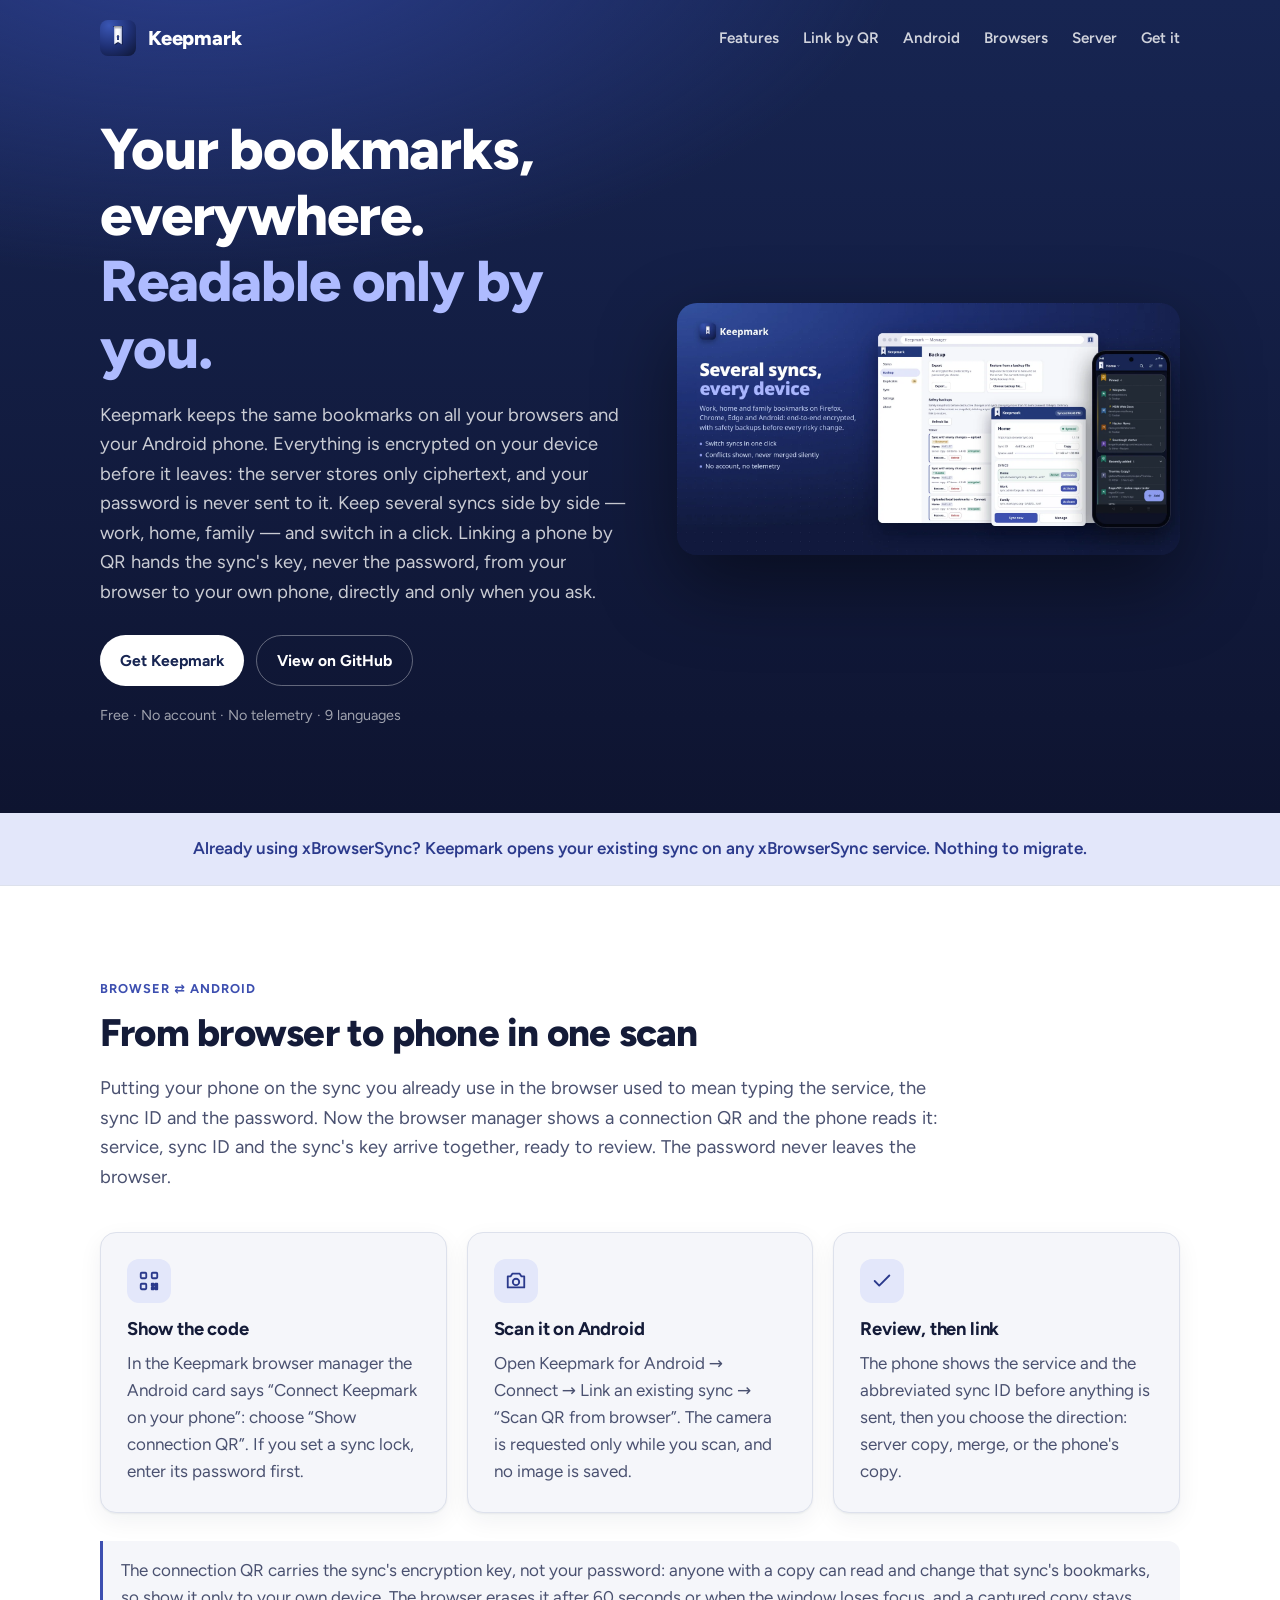
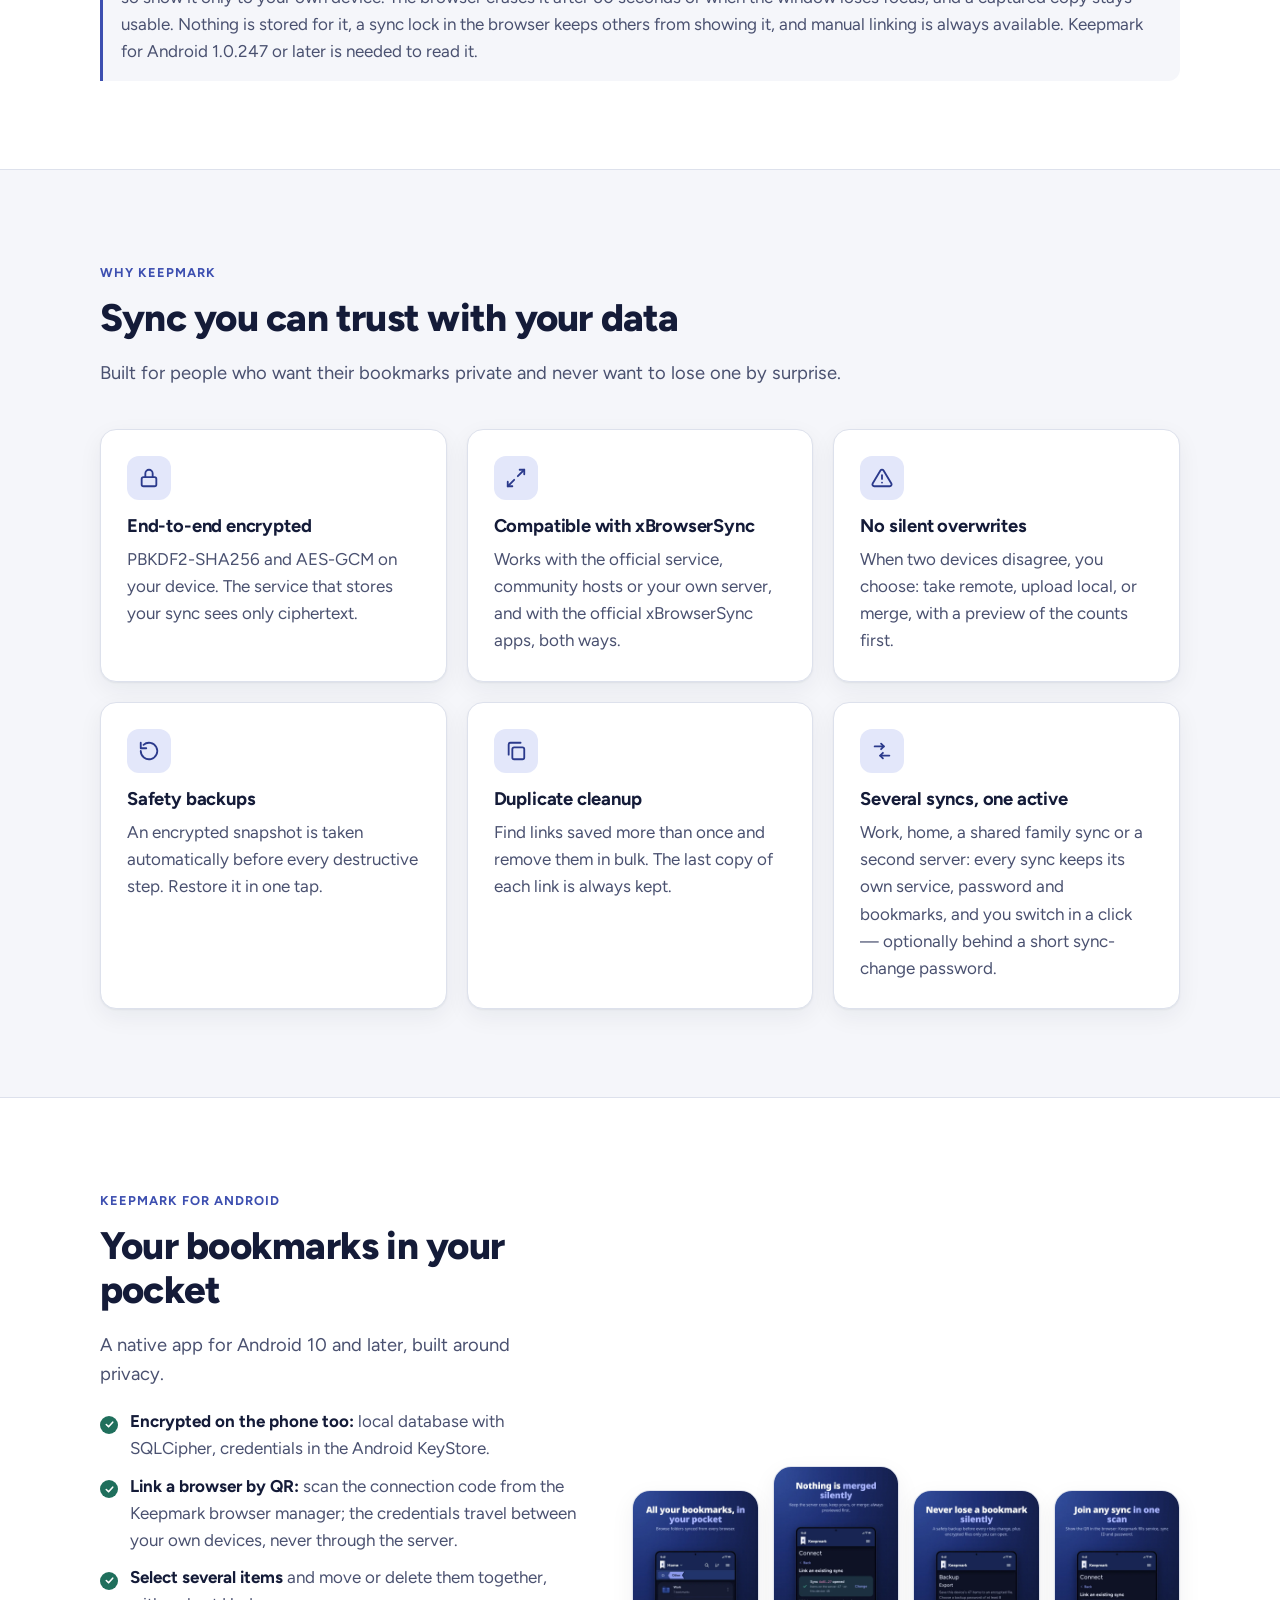
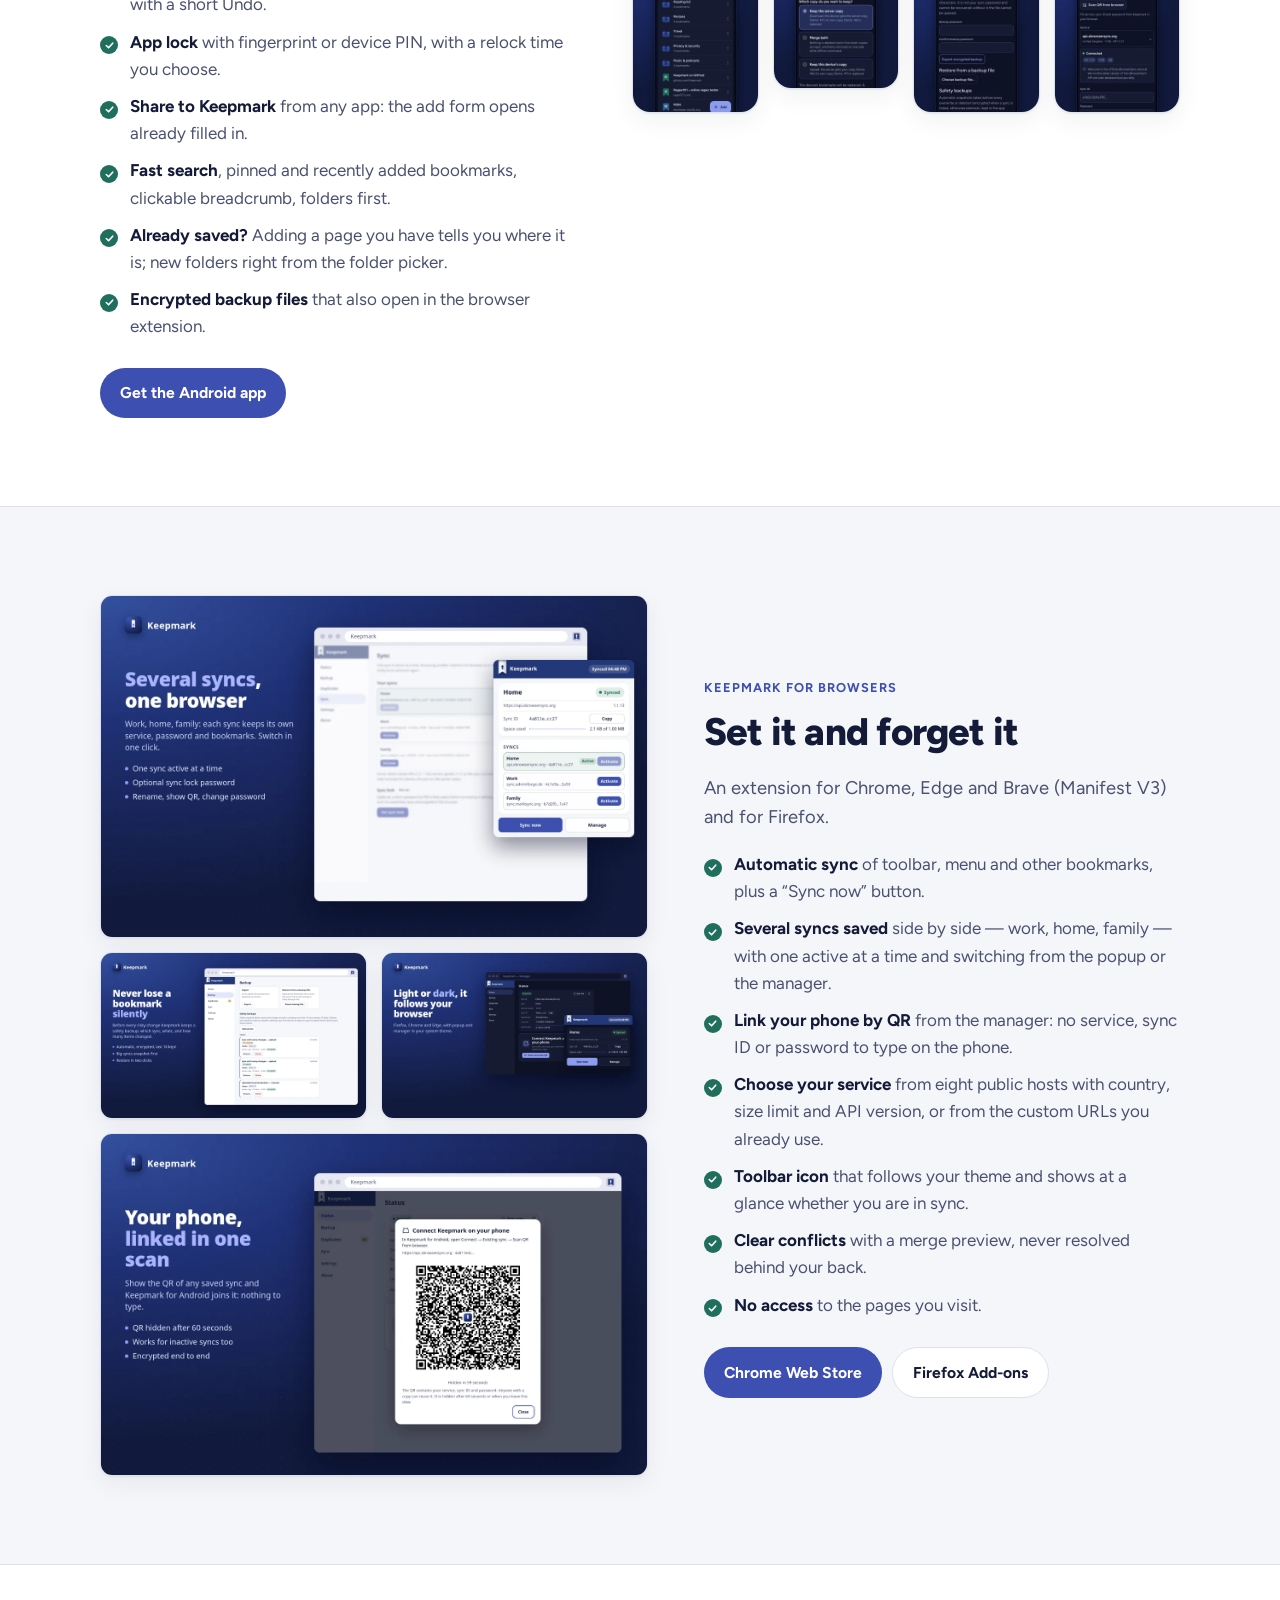
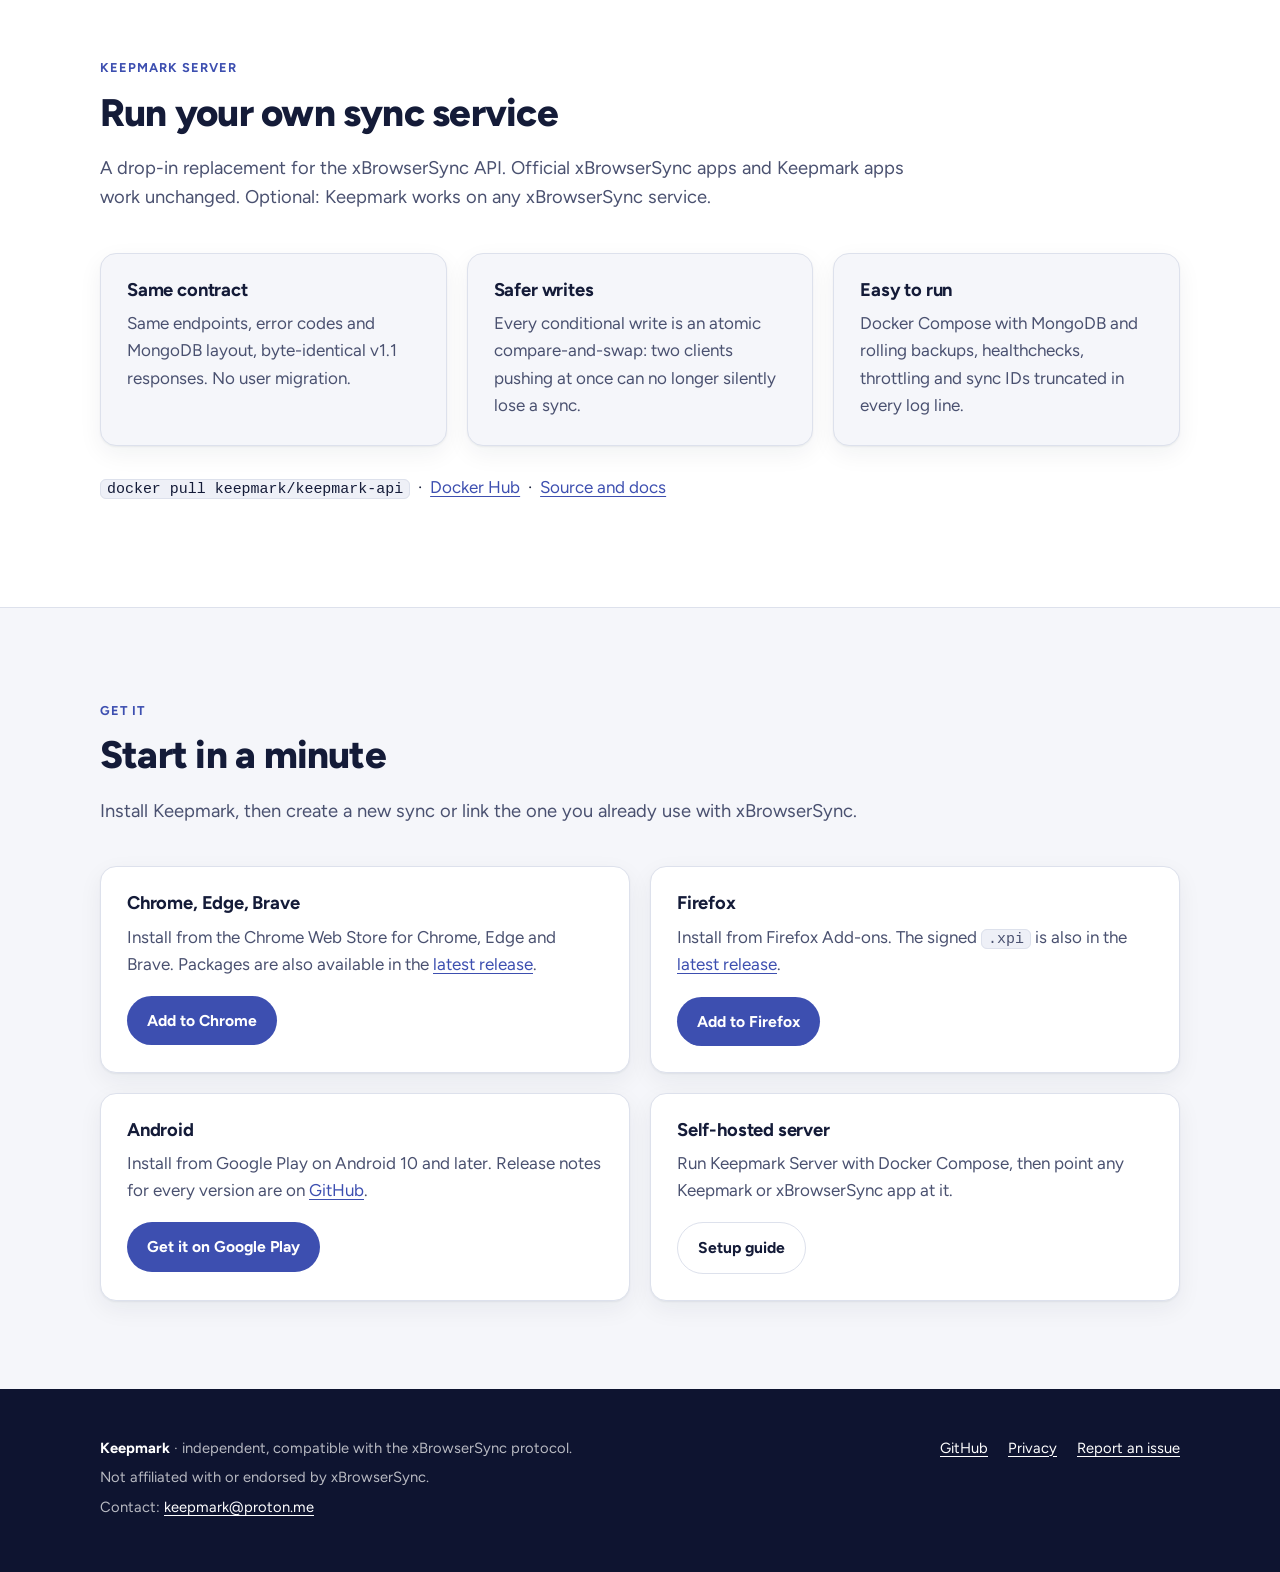
<file: index.html>
<!doctype html>
<html lang="en">
<head>
  <meta charset="utf-8" />
  <meta name="viewport" content="width=device-width, initial-scale=1" />
  <title>Keepmark – encrypted bookmark sync, compatible with xBrowserSync</title>
  <meta name="description" content="Keepmark keeps the same bookmarks on all your browsers and your Android phone, end-to-end encrypted. Works with any xBrowserSync service and the official xBrowserSync apps: nothing to migrate." />
  <meta name="theme-color" content="#172552" />
  <link rel="canonical" href="https://keepmark.github.io/" />
  <link rel="icon" href="img/icon.svg" type="image/svg+xml" />
  <link rel="icon" href="img/keepmark.png" type="image/png" />
  <link rel="apple-touch-icon" href="img/apple-touch-icon.png" />
  <link rel="preload" href="fonts/figtree-latin.woff2" as="font" type="font/woff2" crossorigin />
  <link rel="stylesheet" href="style.css" />

  <meta property="og:type" content="website" />
  <meta property="og:title" content="Keepmark – encrypted bookmark sync" />
  <meta property="og:description" content="Your bookmarks in every browser and on Android, end-to-end encrypted. Compatible with xBrowserSync: nothing to migrate." />
  <meta property="og:url" content="https://keepmark.github.io/" />
  <meta property="og:image" content="https://keepmark.github.io/img/og.jpg" />
  <meta name="twitter:card" content="summary_large_image" />
</head>
<body>

<header class="hero">
  <div class="wrap">
    <nav class="nav">
      <a class="brand" href="./"><img src="img/icon.svg" alt="" width="36" height="36" />Keepmark</a>
      <div class="nav-links">
        <a href="#features">Features</a>
        <a href="#qr">Link by QR</a>
        <a href="#android">Android</a>
        <a href="#browsers">Browsers</a>
        <a href="#server">Server</a>
        <a href="#get">Get it</a>
      </div>
    </nav>

    <div class="hero-body">
      <div>
        <h1>Your bookmarks, everywhere. <em>Readable only by you.</em></h1>
        <p class="lead">
          Keepmark keeps the same bookmarks on all your browsers and your Android
          phone. Everything is encrypted on your device before it leaves: the
          server stores only ciphertext, and your password is never sent to it.
          Keep several syncs side by side — work, home, family — and switch in a
          click. Linking a phone by QR hands the sync's key, never the password,
          from your browser to your own phone, directly and only when you ask.
        </p>
        <div class="cta">
          <a class="btn btn-primary" href="#get">Get Keepmark</a>
          <a class="btn btn-ghost" href="https://github.com/Keepmark">View on GitHub</a>
        </div>
        <p class="hero-note">Free · No account · No telemetry · 9 languages</p>
      </div>
      <div class="hero-art">
        <img src="img/ecosystem.webp" width="1600" height="800"
             alt="Keepmark in a browser and on an Android phone, showing the same bookmarks" />
      </div>
    </div>
  </div>
</header>

<div class="compat">
  <div class="wrap">
    <p>Already using xBrowserSync? Keepmark opens your existing sync on any xBrowserSync service. Nothing to migrate.</p>
  </div>
</div>

<section id="qr" class="alt">
  <div class="wrap">
    <div class="section-head">
      <span class="eyebrow">Browser ⇄ Android</span>
      <h2>From browser to phone in one scan</h2>
      <p class="lead">Putting your phone on the sync you already use in the browser used to mean typing the service, the sync ID and the password. Now the browser manager shows a connection QR and the phone reads it: service, sync ID and the sync's key arrive together, ready to review. The password never leaves the browser.</p>
    </div>

    <div class="grid grid-3">
      <div class="card">
        <div class="ico"><svg viewBox="0 0 24 24" fill="none" stroke="currentColor" stroke-width="2" stroke-linecap="round" stroke-linejoin="round"><rect x="3" y="3" width="6" height="6" rx="1"/><rect x="15" y="3" width="6" height="6" rx="1"/><rect x="3" y="15" width="6" height="6" rx="1"/><path d="M15 15h2v2h-2zM19 15h2v6h-2zM15 19h2v2h-2z"/></svg></div>
        <h3>Show the code</h3>
        <p>In the Keepmark browser manager the Android card says “Connect Keepmark on your phone”: choose “Show connection QR”. If you set a sync lock, enter its password first.</p>
      </div>
      <div class="card">
        <div class="ico"><svg viewBox="0 0 24 24" fill="none" stroke="currentColor" stroke-width="2" stroke-linecap="round" stroke-linejoin="round"><path d="M3 7h3l2-3h8l2 3h3v12H3z"/><circle cx="12" cy="13" r="3.5"/></svg></div>
        <h3>Scan it on Android</h3>
        <p>Open Keepmark for Android → Connect → Link an existing sync → “Scan QR from browser”. The camera is requested only while you scan, and no image is saved.</p>
      </div>
      <div class="card">
        <div class="ico"><svg viewBox="0 0 24 24" fill="none" stroke="currentColor" stroke-width="2" stroke-linecap="round" stroke-linejoin="round"><path d="M20 6 9 17l-5-5"/></svg></div>
        <h3>Review, then link</h3>
        <p>The phone shows the service and the abbreviated sync ID before anything is sent, then you choose the direction: server copy, merge, or the phone's copy.</p>
      </div>
    </div>

    <p class="note">The connection QR carries the sync's encryption key, not your password: anyone with a copy can read and change that sync's bookmarks, so show it only to your own device. The browser erases it after 60 seconds or when the window loses focus, and a captured copy stays usable. Nothing is stored for it, a sync lock in the browser keeps others from showing it, and manual linking is always available. Keepmark for Android 1.0.247 or later is needed to read it.</p>
  </div>
</section>

<section id="features">
  <div class="wrap">
    <div class="section-head">
      <span class="eyebrow">Why Keepmark</span>
      <h2>Sync you can trust with your data</h2>
      <p class="lead">Built for people who want their bookmarks private and never want to lose one by surprise.</p>
    </div>

    <div class="grid grid-3">
      <div class="card">
        <div class="ico"><svg viewBox="0 0 24 24" fill="none" stroke="currentColor" stroke-width="2" stroke-linecap="round" stroke-linejoin="round"><rect x="4" y="11" width="16" height="10" rx="2"/><path d="M8 11V7a4 4 0 0 1 8 0v4"/></svg></div>
        <h3>End-to-end encrypted</h3>
        <p>PBKDF2-SHA256 and AES-GCM on your device. The service that stores your sync sees only ciphertext.</p>
      </div>
      <div class="card">
        <div class="ico"><svg viewBox="0 0 24 24" fill="none" stroke="currentColor" stroke-width="2" stroke-linecap="round" stroke-linejoin="round"><path d="M16 3h5v5"/><path d="M21 3l-7 7"/><path d="M8 21H3v-5"/><path d="M3 21l7-7"/></svg></div>
        <h3>Compatible with xBrowserSync</h3>
        <p>Works with the official service, community hosts or your own server, and with the official xBrowserSync apps, both ways.</p>
      </div>
      <div class="card">
        <div class="ico"><svg viewBox="0 0 24 24" fill="none" stroke="currentColor" stroke-width="2" stroke-linecap="round" stroke-linejoin="round"><path d="M12 9v4"/><path d="M12 17h.01"/><path d="M10.3 3.9L1.8 18a2 2 0 0 0 1.7 3h17a2 2 0 0 0 1.7-3L13.7 3.9a2 2 0 0 0-3.4 0z"/></svg></div>
        <h3>No silent overwrites</h3>
        <p>When two devices disagree, you choose: take remote, upload local, or merge, with a preview of the counts first.</p>
      </div>
      <div class="card">
        <div class="ico"><svg viewBox="0 0 24 24" fill="none" stroke="currentColor" stroke-width="2" stroke-linecap="round" stroke-linejoin="round"><path d="M3 12a9 9 0 1 0 3-6.7"/><path d="M3 3v6h6"/></svg></div>
        <h3>Safety backups</h3>
        <p>An encrypted snapshot is taken automatically before every destructive step. Restore it in one tap.</p>
      </div>
      <div class="card">
        <div class="ico"><svg viewBox="0 0 24 24" fill="none" stroke="currentColor" stroke-width="2" stroke-linecap="round" stroke-linejoin="round"><rect x="8" y="8" width="13" height="13" rx="2"/><path d="M4 16V5a2 2 0 0 1 2-2h11"/></svg></div>
        <h3>Duplicate cleanup</h3>
        <p>Find links saved more than once and remove them in bulk. The last copy of each link is always kept.</p>
      </div>
      <div class="card">
        <div class="ico"><svg viewBox="0 0 24 24" fill="none" stroke="currentColor" stroke-width="2" stroke-linecap="round" stroke-linejoin="round"><path d="M4 7h10"/><path d="M11 4l3 3-3 3"/><path d="M20 17H10"/><path d="M13 14l-3 3 3 3"/></svg></div>
        <h3>Several syncs, one active</h3>
        <p>Work, home, a shared family sync or a second server: every sync keeps its own service, password and bookmarks, and you switch in a click — optionally behind a short sync-change password.</p>
      </div>
    </div>
  </div>
</section>

<section id="android" class="alt">
  <div class="wrap product">
    <div class="product-text">
      <span class="eyebrow">Keepmark for Android</span>
      <h2>Your bookmarks in your pocket</h2>
      <p class="lead">A native app for Android 10 and later, built around privacy.</p>
      <ul class="checks">
        <li><strong>Encrypted on the phone too:</strong> local database with SQLCipher, credentials in the Android KeyStore.</li>
        <li><strong>Link a browser by QR:</strong> scan the connection code from the Keepmark browser manager; the credentials travel between your own devices, never through the server.</li>
        <li><strong>Select several items</strong> and move or delete them together, with a short Undo.</li>
        <li><strong>App lock</strong> with fingerprint or device PIN, with a relock time you choose.</li>
        <li><strong>Share to Keepmark</strong> from any app: the add form opens already filled in.</li>
        <li><strong>Fast search</strong>, pinned and recently added bookmarks, clickable breadcrumb, folders first.</li>
        <li><strong>Already saved?</strong> Adding a page you have tells you where it is; new folders right from the folder picker.</li>
        <li><strong>Encrypted backup files</strong> that also open in the browser extension.</li>
      </ul>
      <div class="links">
        <a class="btn btn-solid" href="#get-android">Get the Android app</a>
      </div>
    </div>
    <div class="phones">
      <img src="img/android-01-browse.webp" width="540" height="960" alt="Browsing bookmark folders" loading="lazy" />
      <img src="img/android-03-connect.webp" width="540" height="960" alt="Connecting a sync" loading="lazy" />
      <img src="img/android-05-backup.webp" width="540" height="960" alt="Encrypted backups" loading="lazy" />
      <img src="img/android-08-qr.webp" width="540" height="960" alt="Scanning the connection QR from the browser" loading="lazy" />
    </div>
  </div>
</section>

<section id="browsers">
  <div class="wrap product reverse">
    <div class="product-text">
      <span class="eyebrow">Keepmark for browsers</span>
      <h2>Set it and forget it</h2>
      <p class="lead">An extension for Chrome, Edge and Brave (Manifest V3) and for Firefox.</p>
      <ul class="checks">
        <li><strong>Automatic sync</strong> of toolbar, menu and other bookmarks, plus a “Sync now” button.</li>
        <li><strong>Several syncs saved</strong> side by side — work, home, family — with one active at a time and switching from the popup or the manager.</li>
        <li><strong>Link your phone by QR</strong> from the manager: no service, sync ID or password to type on the phone.</li>
        <li><strong>Choose your service</strong> from eight public hosts with country, size limit and API version, or from the custom URLs you already use.</li>
        <li><strong>Toolbar icon</strong> that follows your theme and shows at a glance whether you are in sync.</li>
        <li><strong>Clear conflicts</strong> with a merge preview, never resolved behind your back.</li>
        <li><strong>No access</strong> to the pages you visit.</li>
      </ul>
      <div class="links">
        <a class="btn btn-solid" href="https://chromewebstore.google.com/detail/jaaekkbgpeiikepahjelfbkfgpjphbhb">Chrome Web Store</a>
        <a class="btn btn-line" href="https://addons.mozilla.org/en-US/firefox/addon/keepmark/">Firefox Add-ons</a>
      </div>
    </div>
    <div class="shots">
      <img src="img/browser-01-syncs.webp" width="1280" height="800" alt="Several saved syncs in one browser: Home active, Work and Family one click away" loading="lazy" />
      <div class="pair">
        <img src="img/browser-02-safety.webp" width="1280" height="800" alt="Safety backups grouped by day, with sync name and change counts" loading="lazy" />
        <img src="img/browser-07-dark.webp" width="1280" height="800" alt="Dark theme" loading="lazy" />
      </div>
      <img src="img/browser-05-phone.webp" width="1280" height="800" alt="Connection QR for linking the phone from the manager" loading="lazy" />
    </div>
  </div>
</section>

<section id="server" class="alt">
  <div class="wrap">
    <div class="section-head">
      <span class="eyebrow">Keepmark Server</span>
      <h2>Run your own sync service</h2>
      <p class="lead">
        A drop-in replacement for the xBrowserSync API. Official xBrowserSync apps and
        Keepmark apps work unchanged. Optional: Keepmark works on any xBrowserSync service.
      </p>
    </div>
    <div class="grid grid-3">
      <div class="card">
        <h3>Same contract</h3>
        <p>Same endpoints, error codes and MongoDB layout, byte-identical v1.1 responses. No user migration.</p>
      </div>
      <div class="card">
        <h3>Safer writes</h3>
        <p>Every conditional write is an atomic compare-and-swap: two clients pushing at once can no longer silently lose a sync.</p>
      </div>
      <div class="card">
        <h3>Easy to run</h3>
        <p>Docker Compose with MongoDB and rolling backups, healthchecks, throttling and sync IDs truncated in every log line.</p>
      </div>
    </div>
    <p style="margin-top:28px">
      <code>docker pull keepmark/keepmark-api</code>
      &nbsp;·&nbsp; <a href="https://hub.docker.com/r/keepmark/keepmark-api">Docker Hub</a>
      &nbsp;·&nbsp; <a href="https://github.com/Keepmark/KeepmarkApi">Source and docs</a>
    </p>
  </div>
</section>

<section id="get" class="get">
  <div class="wrap">
    <div class="section-head">
      <span class="eyebrow">Get it</span>
      <h2>Start in a minute</h2>
      <p class="lead">Install Keepmark, then create a new sync or link the one you already use with xBrowserSync.</p>
    </div>
    <div class="grid grid-2">
      <div class="card">
        <h3>Chrome, Edge, Brave</h3>
        <p>Install from the Chrome Web Store for Chrome, Edge and Brave. Packages are also available in the <a href="https://github.com/Keepmark/KeepmarkApp/releases/latest">latest release</a>.</p>
        <a class="btn btn-solid" href="https://chromewebstore.google.com/detail/jaaekkbgpeiikepahjelfbkfgpjphbhb">Add to Chrome</a>
      </div>
      <div class="card">
        <h3>Firefox</h3>
        <p>Install from Firefox Add-ons. The signed <code>.xpi</code> is also in the <a href="https://github.com/Keepmark/KeepmarkApp/releases/latest">latest release</a>.</p>
        <a class="btn btn-solid" href="https://addons.mozilla.org/en-US/firefox/addon/keepmark/">Add to Firefox</a>
      </div>
      <div class="card" id="get-android">
        <h3>Android</h3>
        <p>Install from Google Play on Android 10 and later. Release notes for every version are on <a href="https://github.com/Keepmark/KeepmarkMobile/releases">GitHub</a>.</p>
        <a class="btn btn-solid" href="https://play.google.com/store/apps/details?id=com.keepmark.mobile">Get it on Google Play</a>
      </div>
      <div class="card">
        <h3>Self-hosted server</h3>
        <p>Run Keepmark Server with Docker Compose, then point any Keepmark or xBrowserSync app at it.</p>
        <a class="btn btn-line" href="https://github.com/Keepmark/KeepmarkApi">Setup guide</a>
      </div>
    </div>
  </div>
</section>

<footer>
  <div class="wrap foot">
    <div>
      <p><strong style="color:#fff">Keepmark</strong> · independent, compatible with the xBrowserSync protocol.</p>
      <p>Not affiliated with or endorsed by xBrowserSync.</p>
      <p>Contact: <a href="mailto:keepmark@proton.me">keepmark@proton.me</a></p>
    </div>
    <div class="foot-links">
      <a href="https://github.com/Keepmark">GitHub</a>
      <a href="privacy.html">Privacy</a>
      <a href="https://github.com/Keepmark/KeepmarkMobile/issues">Report an issue</a>
    </div>
  </div>
</footer>

</body>
</html>
</file>
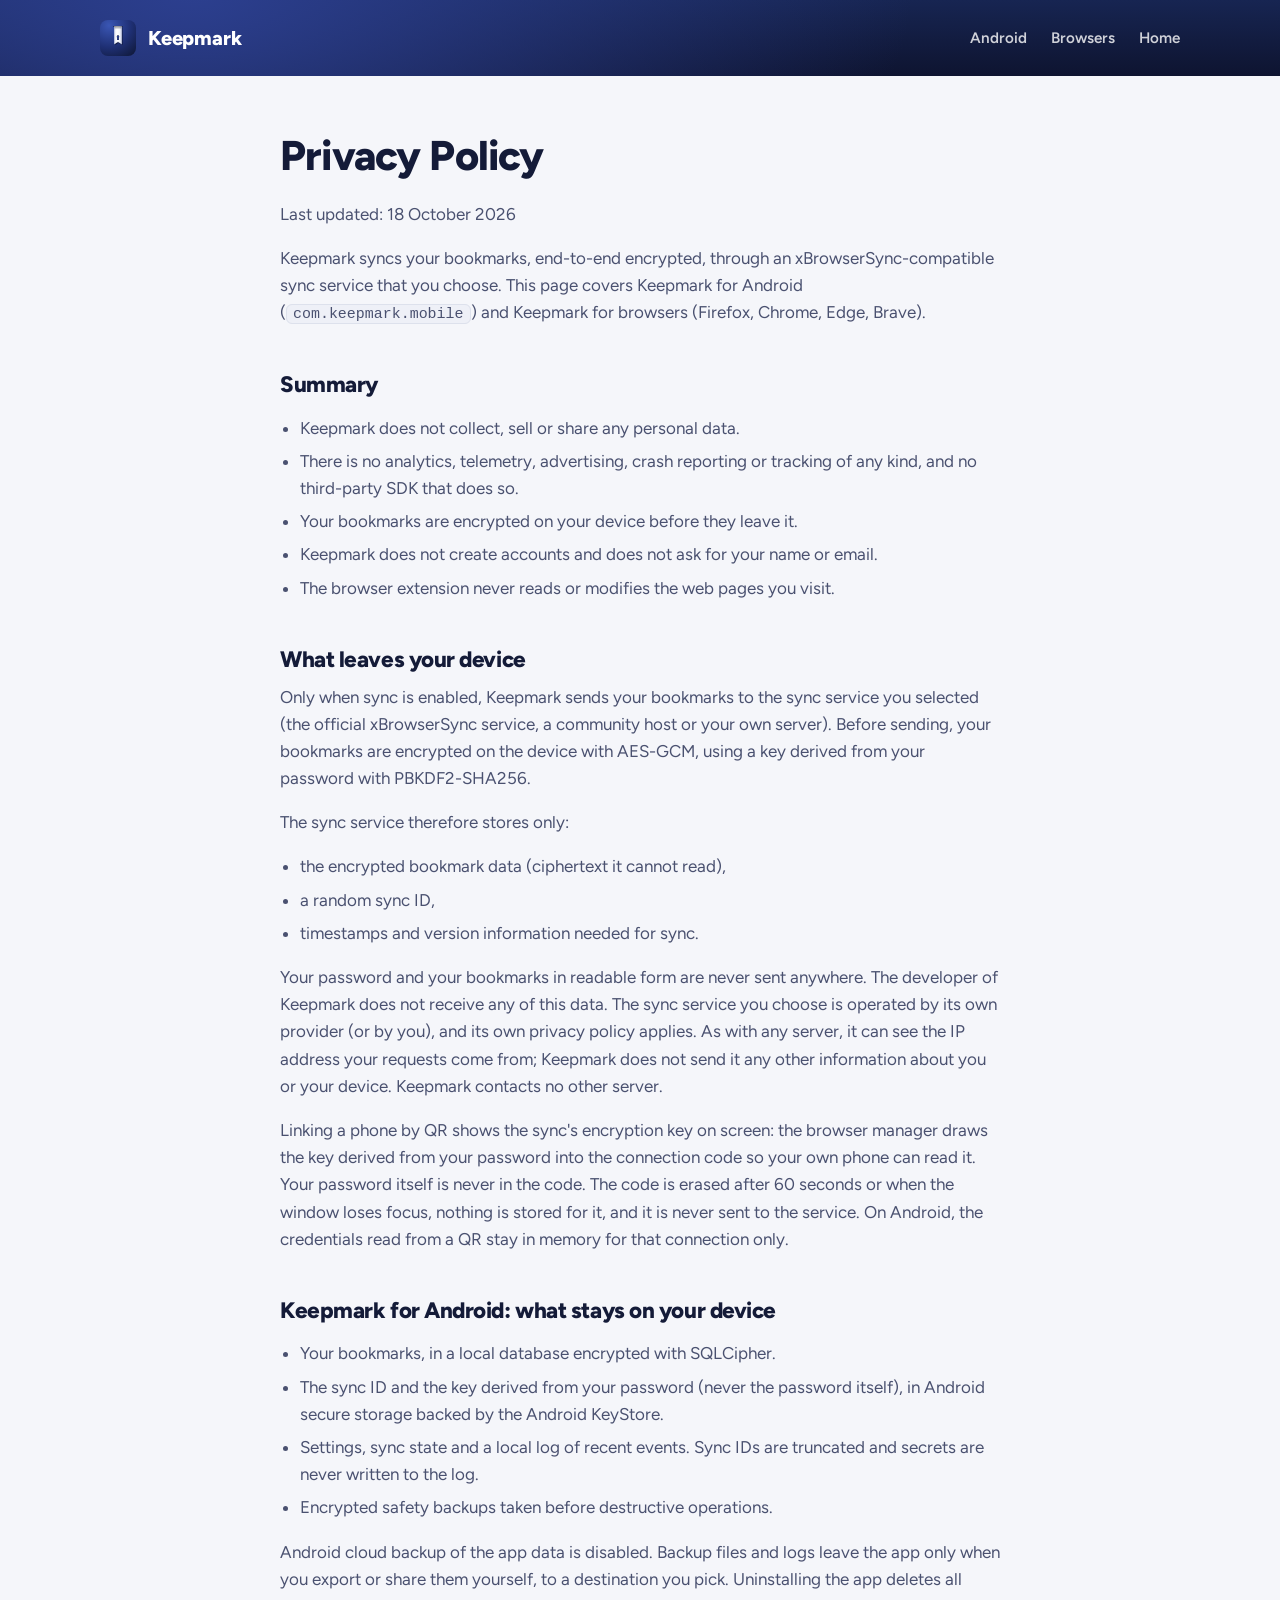
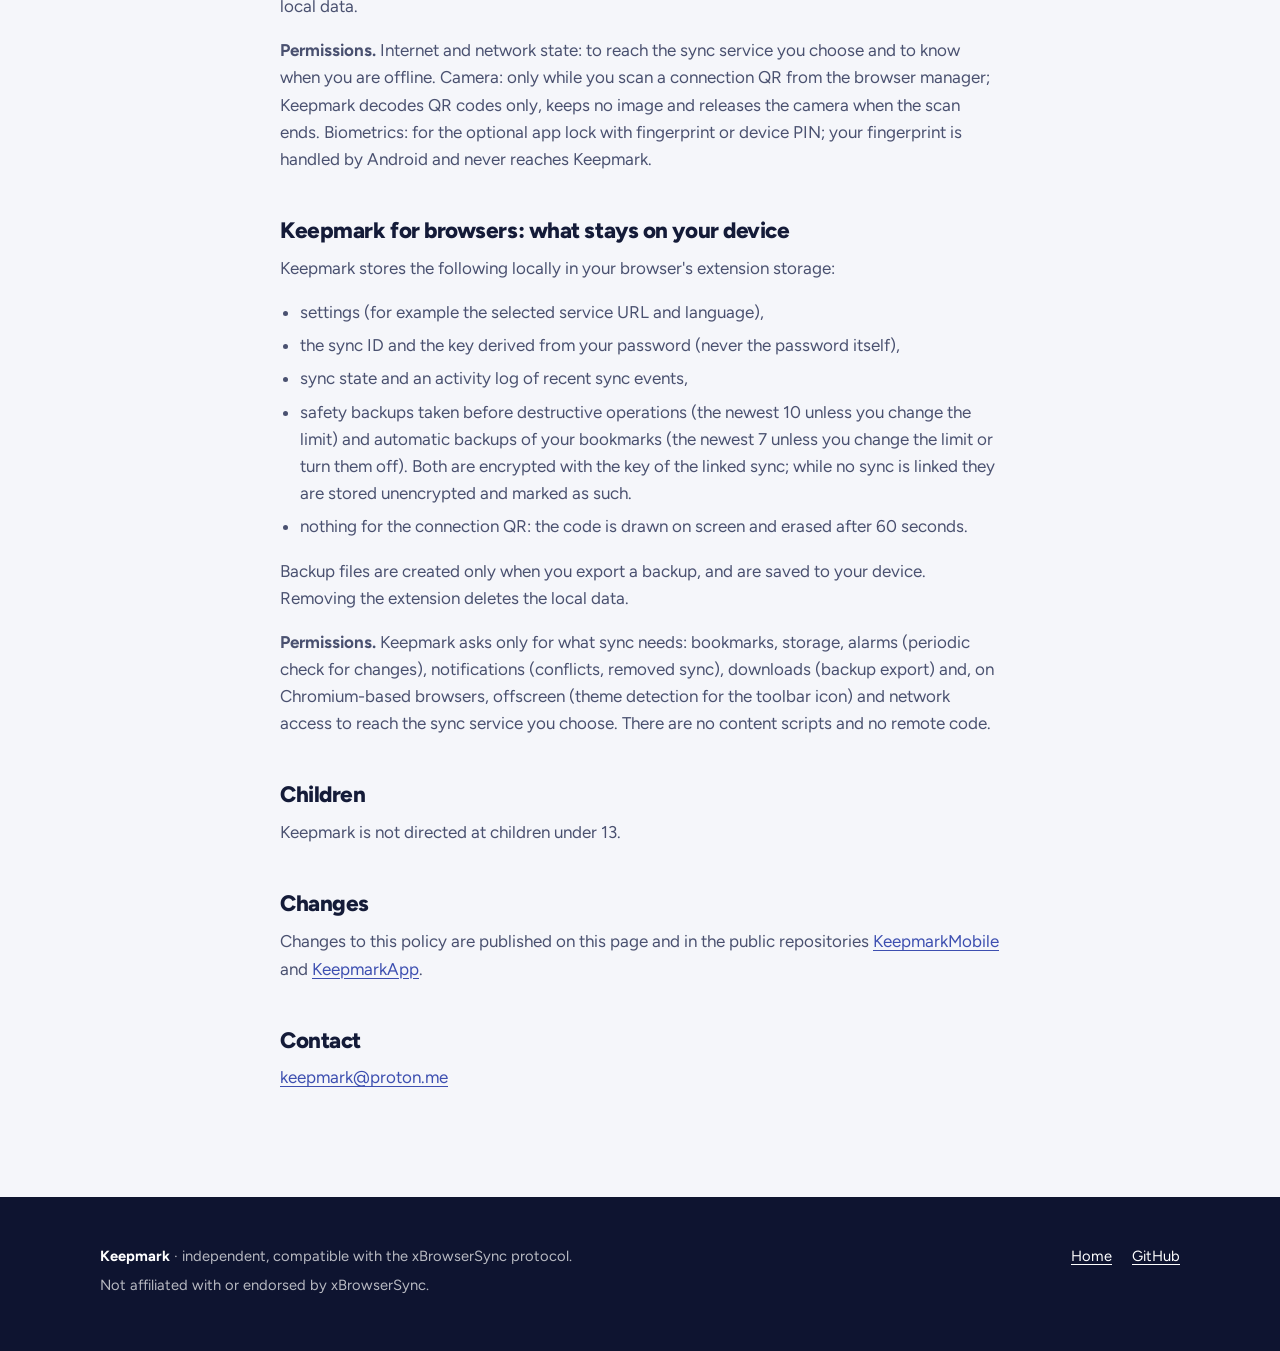
<file: privacy.html>
<!doctype html>
<html lang="en">
<head>
  <meta charset="utf-8" />
  <meta name="viewport" content="width=device-width, initial-scale=1" />
  <title>Privacy Policy – Keepmark</title>
  <meta name="description" content="Keepmark does not collect, sell or share any personal data. Privacy policy for Keepmark for Android and Keepmark for browsers." />
  <meta name="theme-color" content="#172552" />
  <link rel="canonical" href="https://keepmark.github.io/privacy.html" />
  <link rel="icon" href="img/icon.svg" type="image/svg+xml" />
  <link rel="icon" href="img/keepmark.png" type="image/png" />
  <link rel="apple-touch-icon" href="img/apple-touch-icon.png" />
  <link rel="stylesheet" href="style.css" />
</head>
<body>

<header class="hero slim">
  <div class="wrap">
    <nav class="nav">
      <a class="brand" href="./"><img src="img/icon.svg" alt="" width="36" height="36" />Keepmark</a>
      <div class="nav-links">
        <a href="#android">Android</a>
        <a href="#browsers">Browsers</a>
        <a href="./">Home</a>
      </div>
    </nav>
  </div>
</header>

<main class="wrap prose">
  <h1>Privacy Policy</h1>
  <p>Last updated: 18 October 2026</p>

  <p>
    Keepmark syncs your bookmarks, end-to-end encrypted, through an
    xBrowserSync-compatible sync service that you choose. This page covers
    Keepmark for Android (<code>com.keepmark.mobile</code>) and Keepmark for
    browsers (Firefox, Chrome, Edge, Brave).
  </p>

  <h2>Summary</h2>
  <ul>
    <li>Keepmark does not collect, sell or share any personal data.</li>
    <li>There is no analytics, telemetry, advertising, crash reporting or tracking of any kind, and no third-party SDK that does so.</li>
    <li>Your bookmarks are encrypted on your device before they leave it.</li>
    <li>Keepmark does not create accounts and does not ask for your name or email.</li>
    <li>The browser extension never reads or modifies the web pages you visit.</li>
  </ul>

  <h2>What leaves your device</h2>
  <p>
    Only when sync is enabled, Keepmark sends your bookmarks to the sync service
    you selected (the official xBrowserSync service, a community host or your own
    server). Before sending, your bookmarks are encrypted on the device with
    AES-GCM, using a key derived from your password with PBKDF2-SHA256.
  </p>
  <p>The sync service therefore stores only:</p>
  <ul>
    <li>the encrypted bookmark data (ciphertext it cannot read),</li>
    <li>a random sync ID,</li>
    <li>timestamps and version information needed for sync.</li>
  </ul>
  <p>
    Your password and your bookmarks in readable form are never sent anywhere.
    The developer of Keepmark does not receive any of this data. The sync service
    you choose is operated by its own provider (or by you), and its own privacy
    policy applies. As with any server, it can see the IP address your requests
    come from; Keepmark does not send it any other information about you or your
    device. Keepmark contacts no other server.
  </p>
  <p>
    Linking a phone by QR shows the sync's encryption key on screen: the browser
    manager draws the key derived from your password into the connection code so
    your own phone can read it. Your password itself is never in the code. The
    code is erased after 60 seconds or when the window loses focus,
    nothing is stored for it, and it is never sent to the service. On Android, the
    credentials read from a QR stay in memory for that connection only.
  </p>

  <h2 id="android">Keepmark for Android: what stays on your device</h2>
  <ul>
    <li>Your bookmarks, in a local database encrypted with SQLCipher.</li>
    <li>The sync ID and the key derived from your password (never the password itself), in Android secure storage backed by the Android KeyStore.</li>
    <li>Settings, sync state and a local log of recent events. Sync IDs are truncated and secrets are never written to the log.</li>
    <li>Encrypted safety backups taken before destructive operations.</li>
  </ul>
  <p>
    Android cloud backup of the app data is disabled. Backup files and logs leave
    the app only when you export or share them yourself, to a destination you
    pick. Uninstalling the app deletes all local data.
  </p>
  <p><strong>Permissions.</strong> Internet and network state: to reach the sync
    service you choose and to know when you are offline. Camera: only while you
    scan a connection QR from the browser manager; Keepmark decodes QR codes only,
    keeps no image and releases the camera when the scan ends. Biometrics: for the
    optional app lock with fingerprint or device PIN; your fingerprint is handled
    by Android and never reaches Keepmark.</p>

  <h2 id="browsers">Keepmark for browsers: what stays on your device</h2>
  <p>Keepmark stores the following locally in your browser's extension storage:</p>
  <ul>
    <li>settings (for example the selected service URL and language),</li>
    <li>the sync ID and the key derived from your password (never the password itself),</li>
    <li>sync state and an activity log of recent sync events,</li>
    <li>safety backups taken before destructive operations (the newest 10 unless you change the limit) and automatic backups of your bookmarks (the newest 7 unless you change the limit or turn them off). Both are encrypted with the key of the linked sync; while no sync is linked they are stored unencrypted and marked as such.</li>
    <li>nothing for the connection QR: the code is drawn on screen and erased after 60 seconds.</li>
  </ul>
  <p>
    Backup files are created only when you export a backup, and are saved to your
    device. Removing the extension deletes the local data.
  </p>
  <p><strong>Permissions.</strong> Keepmark asks only for what sync needs:
    bookmarks, storage, alarms (periodic check for changes), notifications
    (conflicts, removed sync), downloads (backup export) and, on Chromium-based
    browsers, offscreen (theme detection for the toolbar icon) and network access
    to reach the sync service you choose. There are no content scripts and no
    remote code.</p>

  <h2>Children</h2>
  <p>Keepmark is not directed at children under 13.</p>

  <h2>Changes</h2>
  <p>
    Changes to this policy are published on this page and in the public
    repositories
    <a href="https://github.com/Keepmark/KeepmarkMobile/blob/master/PRIVACY.md">KeepmarkMobile</a> and
    <a href="https://github.com/Keepmark/KeepmarkApp/blob/master/PRIVACY.md">KeepmarkApp</a>.
  </p>

  <h2>Contact</h2>
  <p><a href="mailto:keepmark@proton.me">keepmark@proton.me</a></p>
</main>

<footer>
  <div class="wrap foot">
    <div>
      <p><strong style="color:#fff">Keepmark</strong> · independent, compatible with the xBrowserSync protocol.</p>
      <p>Not affiliated with or endorsed by xBrowserSync.</p>
    </div>
    <div class="foot-links">
      <a href="./">Home</a>
      <a href="https://github.com/Keepmark">GitHub</a>
    </div>
  </div>
</footer>

</body>
</html>
</file>
<file: style.css>
@font-face {
  font-family: "Figtree";
  src: url("fonts/figtree-latin.woff2") format("woff2");
  font-weight: 300 900;
  font-display: swap;
}

:root {
  --navy: #172552;
  --navy-deep: #0e1430;
  --accent: #3d4fb0;
  --accent-hover: #2b3a8c;
  --tint: #e3e7fa;
  --tint-ink: #2b3a8c;
  --ground: #f5f6fa;
  --surface: #ffffff;
  --surface-2: #eef0f7;
  --ink: #141b38;
  --ink-2: #4a5170;
  --line: #dde1ec;
  --green: #1f6f5c;
  --shadow: 0 1px 2px rgba(20, 27, 56, 0.06), 0 8px 24px rgba(20, 27, 56, 0.06);
  --radius: 16px;
  color-scheme: light;
}

@media (prefers-color-scheme: dark) {
  :root {
    --accent: #8c9bf0;
    --accent-hover: #a9b5f5;
    --tint: #1f2a55;
    --tint-ink: #c4ccf7;
    --ground: #0b1026;
    --surface: #141b38;
    --surface-2: #1a2246;
    --ink: #eef0f8;
    --ink-2: #a8afcb;
    --line: #273159;
    --green: #5fc3a6;
    --shadow: 0 1px 2px rgba(0, 0, 0, 0.3), 0 8px 24px rgba(0, 0, 0, 0.25);
    color-scheme: dark;
  }
}

* { box-sizing: border-box; }

html { scroll-behavior: smooth; }

body {
  margin: 0;
  font-family: "Figtree", system-ui, -apple-system, "Segoe UI", Roboto, sans-serif;
  font-size: 17px;
  line-height: 1.6;
  color: var(--ink);
  background: var(--ground);
  -webkit-font-smoothing: antialiased;
}

img { max-width: 100%; height: auto; display: block; }

a { color: var(--accent); text-underline-offset: 3px; }
a:hover { color: var(--accent-hover); }

.wrap { width: 100%; max-width: 1120px; margin: 0 auto; padding: 0 20px; }

h1, h2, h3 { line-height: 1.15; letter-spacing: -0.02em; margin: 0 0 0.5em; }
h2 { font-size: clamp(1.7rem, 3.4vw, 2.4rem); font-weight: 800; }
h3 { font-size: 1.15rem; font-weight: 700; letter-spacing: -0.01em; }
p { margin: 0 0 1em; }

.eyebrow {
  display: inline-block;
  font-size: 0.8rem;
  font-weight: 700;
  letter-spacing: 0.08em;
  text-transform: uppercase;
  color: var(--accent);
  margin-bottom: 0.75rem;
}

.lead { font-size: 1.15rem; color: var(--ink-2); max-width: 46em; }

/* Header + hero */

.hero {
  background:
    radial-gradient(1200px 600px at 15% -10%, #2c3f8f 0%, transparent 60%),
    linear-gradient(180deg, var(--navy) 0%, var(--navy-deep) 100%);
  color: #fff;
  padding-bottom: 72px;
  overflow: hidden;
}

.nav {
  display: flex;
  align-items: center;
  justify-content: space-between;
  gap: 16px;
  padding: 20px 0;
}

.brand {
  display: flex;
  align-items: center;
  gap: 12px;
  color: #fff;
  text-decoration: none;
  font-weight: 800;
  font-size: 1.25rem;
  letter-spacing: -0.01em;
}
.brand:hover { color: #fff; }
.brand img { width: 36px; height: 36px; }

.nav-links { display: flex; gap: 24px; }
.nav-links a { color: rgba(255, 255, 255, 0.8); text-decoration: none; font-weight: 600; font-size: 0.95rem; }
.nav-links a:hover { color: #fff; }

.hero-body {
  display: grid;
  grid-template-columns: 1.05fr 1fr;
  gap: 48px;
  align-items: center;
  padding-top: 40px;
}

.hero h1 {
  font-size: clamp(2.3rem, 5.2vw, 3.6rem);
  font-weight: 800;
  margin-bottom: 20px;
}
.hero h1 em { font-style: normal; color: #aebbff; }

.hero .lead { color: rgba(255, 255, 255, 0.78); margin-bottom: 28px; }

.cta { display: flex; flex-wrap: wrap; gap: 12px; }

.btn {
  display: inline-flex;
  align-items: center;
  gap: 8px;
  padding: 12px 20px;
  border-radius: 999px;
  font-weight: 700;
  font-size: 0.98rem;
  text-decoration: none;
  transition: transform 0.15s ease, background-color 0.15s ease;
}
.btn:hover { transform: translateY(-1px); }
.btn-primary { background: #fff; color: var(--navy); }
.btn-primary:hover { background: #e3e7fa; color: var(--navy); }
.btn-ghost { color: #fff; border: 1.5px solid rgba(255, 255, 255, 0.35); }
.btn-ghost:hover { color: #fff; border-color: #fff; }

.hero-note { margin-top: 18px; font-size: 0.9rem; color: rgba(255, 255, 255, 0.6); }

.hero-art img {
  border-radius: 20px;
  box-shadow: 0 30px 80px rgba(0, 0, 0, 0.45);
}

/* Sections */

section { padding: 88px 0; }
section.alt { background: var(--surface); border-top: 1px solid var(--line); border-bottom: 1px solid var(--line); }

.section-head { margin-bottom: 40px; }

.compat {
  background: var(--tint);
  color: var(--tint-ink);
  padding: 22px 0;
  font-weight: 600;
  text-align: center;
}
.compat p { margin: 0; }

.grid { display: grid; gap: 20px; }
.grid-3 { grid-template-columns: repeat(3, 1fr); }
.grid-2 { grid-template-columns: repeat(2, 1fr); }

.card {
  background: var(--surface);
  border: 1px solid var(--line);
  border-radius: var(--radius);
  padding: 26px;
  box-shadow: var(--shadow);
}
section.alt .card { background: var(--ground); }

.note {
  margin: 28px 0 0;
  padding: 16px 18px;
  border-left: 3px solid var(--accent);
  border-radius: 0 12px 12px 0;
  background: var(--surface);
  color: var(--ink-2);
}
section.alt .note { background: var(--ground); }
.card p { margin: 0; color: var(--ink-2); }

.ico {
  width: 44px;
  height: 44px;
  border-radius: 12px;
  display: grid;
  place-items: center;
  background: var(--tint);
  color: var(--tint-ink);
  margin-bottom: 16px;
}
.ico svg { width: 22px; height: 22px; }

/* Product rows */

.product {
  display: grid;
  grid-template-columns: 1fr 1.15fr;
  gap: 56px;
  align-items: center;
}
.product.reverse { grid-template-columns: 1.15fr 1fr; }
.product.reverse .product-text { order: 2; }

.checks { list-style: none; padding: 0; margin: 0 0 28px; }
.checks li { position: relative; padding-left: 30px; margin-bottom: 10px; color: var(--ink-2); }
.checks li strong { color: var(--ink); }
.checks li::before {
  content: "";
  position: absolute;
  left: 0;
  top: 0.45em;
  width: 18px;
  height: 18px;
  border-radius: 50%;
  background: var(--green) url("data:image/svg+xml,%3Csvg xmlns='http://www.w3.org/2000/svg' viewBox='0 0 24 24' fill='none' stroke='white' stroke-width='3.5' stroke-linecap='round' stroke-linejoin='round'%3E%3Cpath d='M5 12l5 5 9-10'/%3E%3C/svg%3E") center / 11px no-repeat;
}

.phones {
  display: grid;
  grid-template-columns: repeat(4, 1fr);
  gap: 14px;
}
.phones img {
  border-radius: 18px;
  border: 1px solid var(--line);
  box-shadow: var(--shadow);
}
.phones img:nth-child(2) { transform: translateY(-24px); }

.shots { display: grid; gap: 14px; }
.shots img { border-radius: 12px; border: 1px solid var(--line); box-shadow: var(--shadow); }
.shots .pair { display: grid; grid-template-columns: 1fr 1fr; gap: 14px; }

.links { display: flex; flex-wrap: wrap; gap: 10px; }
.btn-solid { background: var(--accent); color: #fff; }
.btn-solid:hover { background: var(--accent-hover); color: #fff; }
.btn-line { border: 1.5px solid var(--line); color: var(--ink); background: var(--surface); }
.btn-line:hover { border-color: var(--accent); color: var(--accent); }
@media (prefers-color-scheme: dark) {
  .btn-solid, .btn-solid:hover { color: var(--navy-deep); }
}

/* Steps */

.steps { counter-reset: step; list-style: none; padding: 0; margin: 0 0 24px; }
.steps li {
  counter-increment: step;
  position: relative;
  padding-left: 44px;
  margin-bottom: 14px;
  color: var(--ink-2);
}
.steps li::before {
  content: counter(step);
  position: absolute;
  left: 0;
  top: 0;
  width: 30px;
  height: 30px;
  border-radius: 50%;
  background: var(--tint);
  color: var(--tint-ink);
  font-weight: 800;
  display: grid;
  place-items: center;
  font-size: 0.9rem;
}

.badge {
  display: inline-block;
  font-size: 0.75rem;
  font-weight: 700;
  padding: 3px 10px;
  border-radius: 999px;
  background: var(--tint);
  color: var(--tint-ink);
  vertical-align: middle;
  margin-left: 6px;
}

code {
  font-family: ui-monospace, "SFMono-Regular", Menlo, Consolas, monospace;
  font-size: 0.88em;
  background: var(--surface-2);
  border: 1px solid var(--line);
  border-radius: 6px;
  padding: 1px 6px;
}

/* Get it */

.get .card h3 { display: flex; align-items: center; gap: 10px; }
.get .card p { margin-bottom: 18px; }

/* Footer */

footer {
  background: var(--navy-deep);
  color: rgba(255, 255, 255, 0.7);
  padding: 48px 0;
  font-size: 0.92rem;
}
footer a { color: #fff; }
footer a:hover { color: #aebbff; }
.foot {
  display: flex;
  flex-wrap: wrap;
  justify-content: space-between;
  gap: 24px;
}
.foot-links { display: flex; flex-wrap: wrap; gap: 20px; }
.foot p { margin: 0 0 6px; }

/* Prose page (privacy) */

.prose { max-width: 760px; padding-top: 56px; padding-bottom: 88px; }
.prose h1 { font-size: clamp(2rem, 4vw, 2.6rem); font-weight: 800; }
.prose h2 { font-size: 1.4rem; margin-top: 2em; }
.prose ul { padding-left: 1.2em; color: var(--ink-2); }
.prose p { color: var(--ink-2); }
.prose li { margin-bottom: 6px; }
.hero.slim { padding-bottom: 0; }

/* Responsive */

@media (max-width: 900px) {
  .hero-body, .product, .product.reverse { grid-template-columns: 1fr; gap: 36px; }
  .product.reverse .product-text { order: 0; }
  .grid-3 { grid-template-columns: 1fr 1fr; }
  section { padding: 64px 0; }
}

@media (max-width: 620px) {
  body { font-size: 16px; }
  .wrap { padding: 0 16px; }
  .nav-links { display: none; }
  .grid-3, .grid-2 { grid-template-columns: 1fr; }
  .hero { padding-bottom: 48px; }
  .hero-body { padding-top: 16px; }
  .phones img:nth-child(2) { transform: none; }
  .shots .pair { grid-template-columns: 1fr; }
  .btn { padding: 11px 18px; }
}

@media (prefers-reduced-motion: reduce) {
  html { scroll-behavior: auto; }
  .btn { transition: none; }
  .btn:hover { transform: none; }
}
</file>
